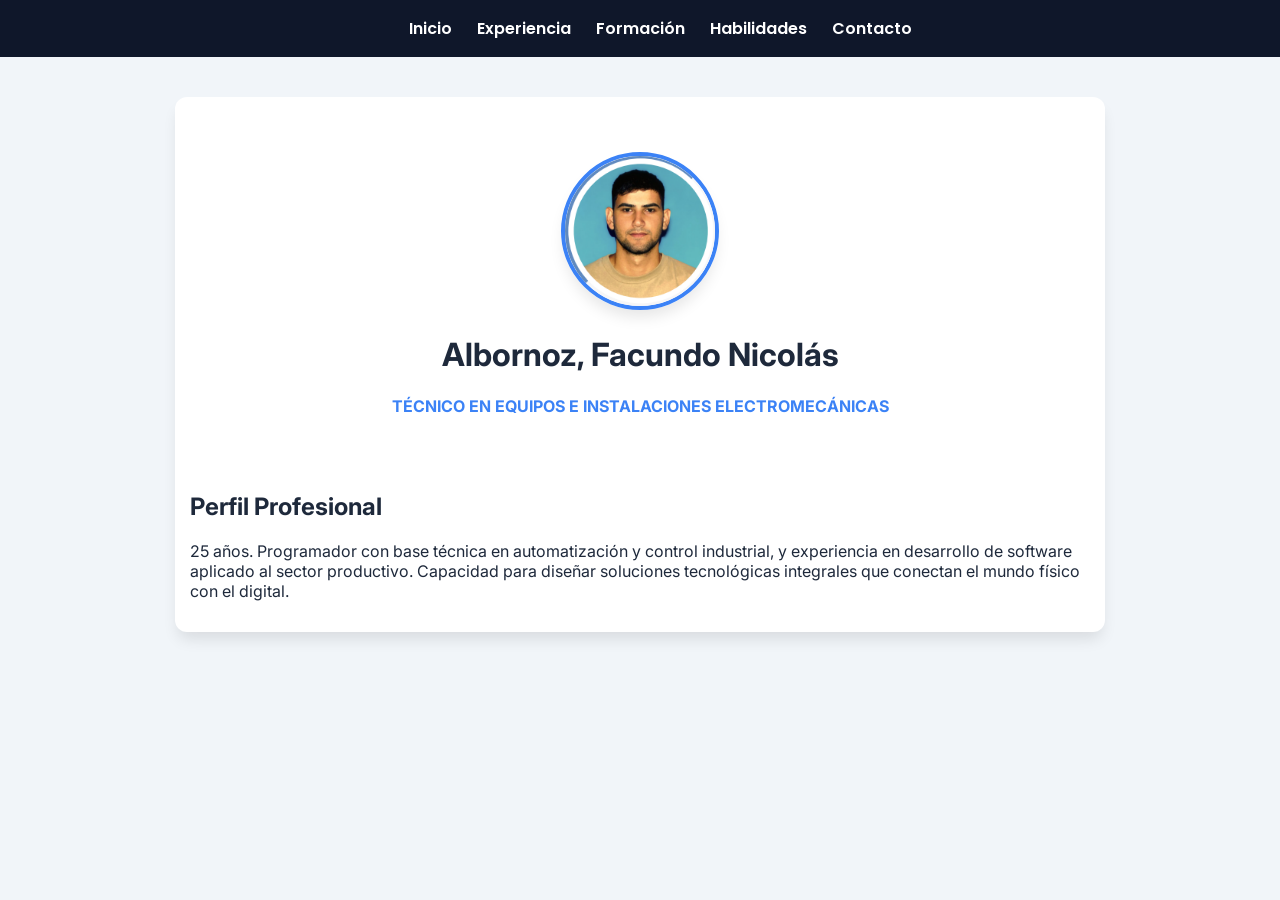
<file: Practicos/Reto_2/index.html>
<!DOCTYPE html>
<html lang="es">
<head>
    <meta charset="UTF-8">
    <meta name="viewport" content="width=device-width, initial-scale=1.0">
    <title>CV Facundo Albornoz - Inicio</title>
    <link href="https://fonts.googleapis.com/css2?family=Inter:wght@400;600&family=Poppins:wght@700&display=swap" rel="stylesheet">
    <link rel="stylesheet" href="static/css/colores.css">
    <link rel="stylesheet" href="static/css/estructura.css">
    <link rel="stylesheet" href="static/css/componentes.css">
    <link rel="stylesheet" href="static/css/navegacion.css">
</head>
<body>
    <nav class="navbar">
        <ul>
            <li><a href="index.html">Inicio</a></li>
            <li><a href="experiencia.html">Experiencia</a></li>
            <li><a href="formacion.html">Formación</a></li>
            <li><a href="habilidades.html">Habilidades</a></li>
            <li><a href="contacto.html">Contacto</a></li>
        </ul>
    </nav>

    <main class="contenedor">
        <header>
            <img src="static/imagenes/perfil.png" class="foto-perfil" alt="Foto Facundo Albornoz">
            <h1>Albornoz, Facundo Nicolás</h1>
            <p style="color: var(--color-secundario); font-weight: bold;">TÉCNICO EN EQUIPOS E INSTALACIONES ELECTROMECÁNICAS</p>
        </header>

        <section>
            <h2>Perfil Profesional</h2>
            <p>25 años. Programador con base técnica en automatización y control industrial, y experiencia en desarrollo de software aplicado al sector productivo. Capacidad para diseñar soluciones tecnológicas integrales que conectan el mundo físico con el digital.</p>
        </section>
    </main>
</body>
</html>
</file>
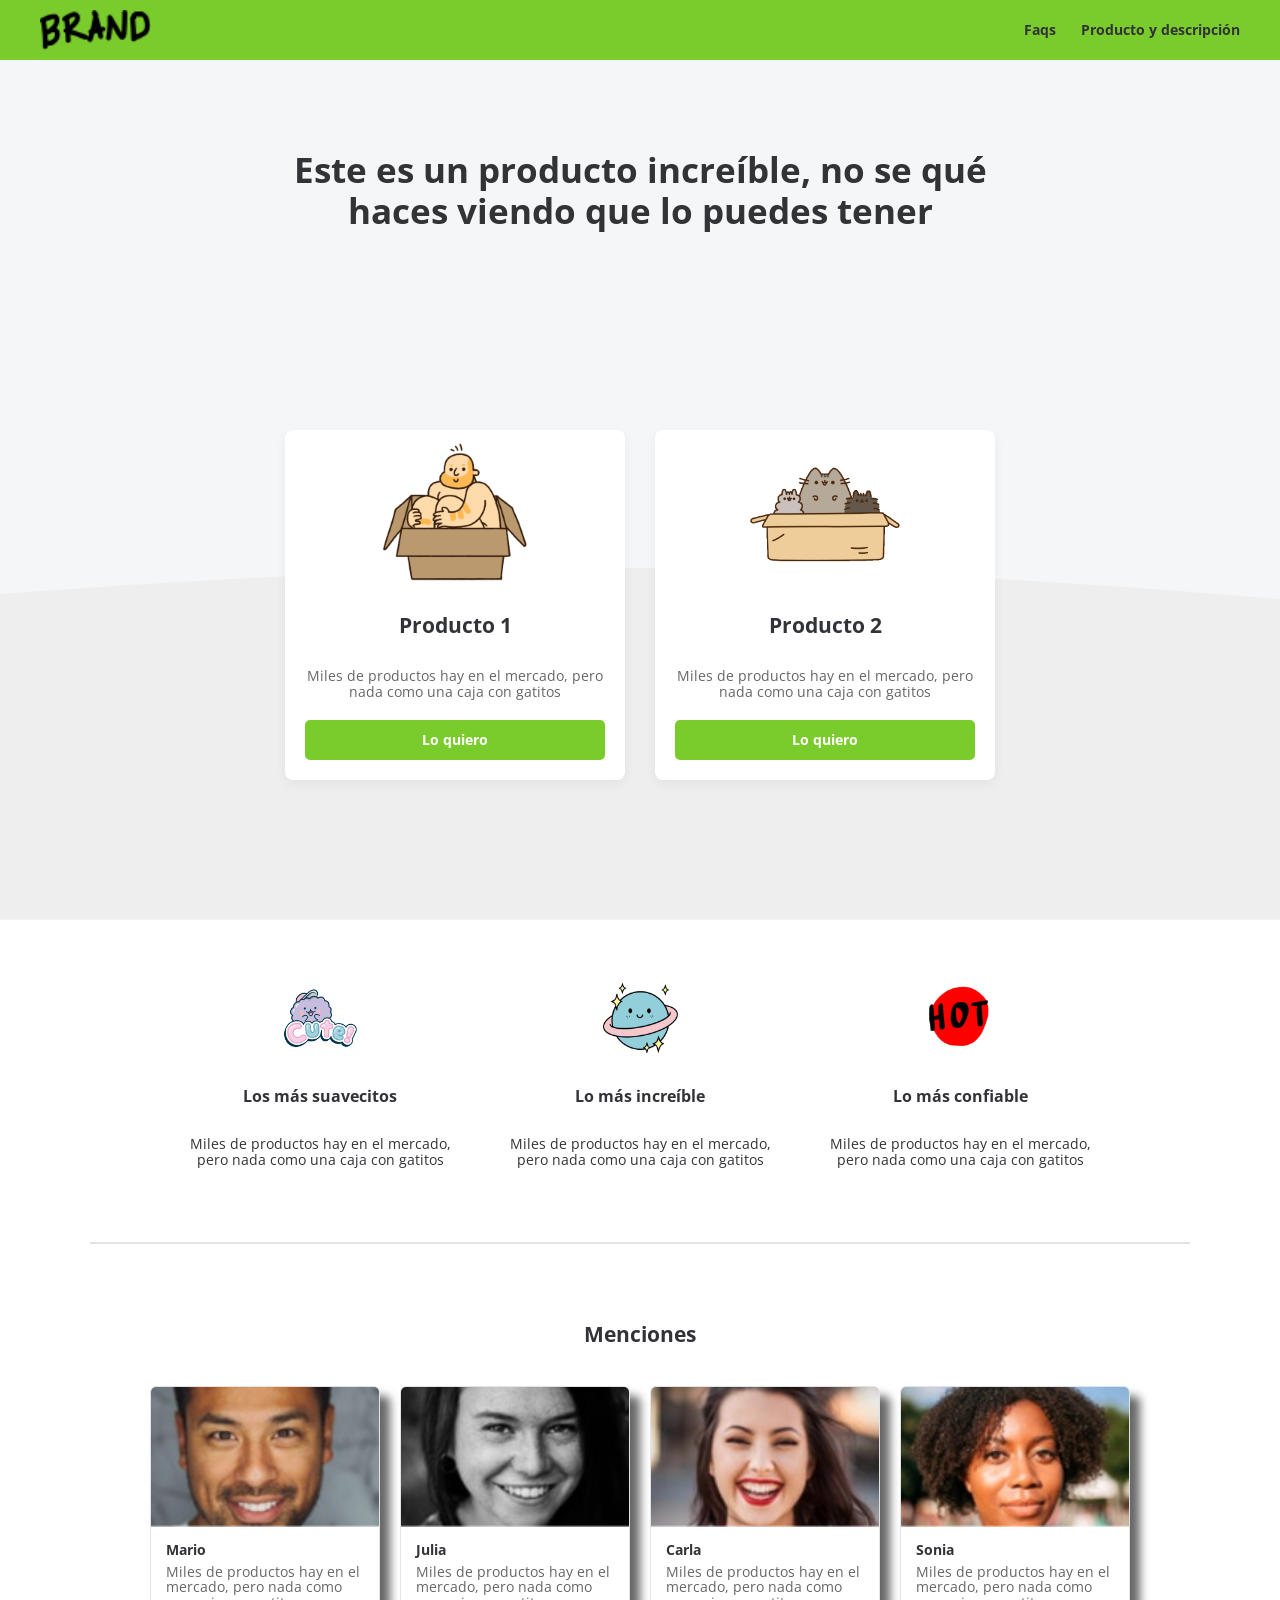
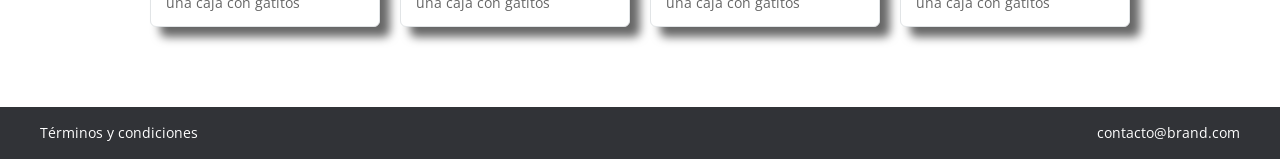
<file: Practicos/Reto_3/Reto3-Facundo Albornoz/index.html>
<!DOCTYPE html>
<html lang="es">
<head>
    <meta charset="UTF-8">
    <meta name="viewport" content="width=device-width, initial-scale=1.0">
    <meta http-equiv="X-UA-Compatible" content="ie=edge">
    <title>Brand - FlexiBuild Home</title>
    <link rel="stylesheet" href="css/normalize.css">
    <link rel="stylesheet" href="css/estilos.css">
</head>
<body>

    <header class="main-header">
        <div class="brand-logo">
            <img src="images/logo.png" alt="Logo de Brand">
        </div>
        <nav class="nav-options">
            <ul>
                <li><a href="#">Faqs</a></li>
                <li><a href="#">Producto y descripción</a></li>
            </ul>
        </nav>
    </header>

    <main>
        <section class="section-1">
            <div class="s1-title-container">
                <h1>Este es un producto increíble, no se qué haces viendo que lo puedes tener</h1>
            </div>
            
            <div class="products-grid">
                <article class="product-card">
                    <div class="card-image-container">
                        <img src="images/box1.png" alt="Producto 1">
                    </div>
                    <h2>Producto 1</h2>
                    <p>Miles de productos hay en el mercado, pero nada como una caja con gatitos</p>
                    <button type="button" class="btn-action">Lo quiero</button>
                </article>

                <article class="product-card">
                    <div class="card-image-container">
                        <img src="images/box2.png" alt="Producto 2">
                    </div>
                    <h2>Producto 2</h2>
                    <p>Miles de productos hay en el mercado, pero nada como una caja con gatitos</p>
                    <button type="button" class="btn-action">Lo quiero</button>
                </article>
            </div>
        </section>

        <section class="section-2">
            <div class="s2-container">
                <div class="s2-card">
                    <img src="images/b1.png" alt="Icono" class="s2-icon">
                    <h3>Los más suavecitos</h3>
                    <p>Miles de productos hay en el mercado, pero nada como una caja con gatitos</p>
                </div>
                <div class="s2-card">
                    <img src="images/b2.png" alt="Icono" class="s2-icon">
                    <h3>Lo más increíble</h3>
                    <p>Miles de productos hay en el mercado, pero nada como una caja con gatitos</p>
                </div>
                <div class="s2-card">
                    <img src="images/b3.png" alt="Icono" class="s2-icon">
                    <h3>Lo más confiable</h3>
                    <p>Miles de productos hay en el mercado, pero nada como una caja con gatitos</p>
                </div>
            </div>
        </section>

        <section class="section-3">
            <h2>Menciones</h2>
            <div class="s3-container">
                <blockquote class="s3-item">
                    <img src="images/p1.png" alt="Foto de Mario">
                    <div class="s3-body">
                        <cite>Mario</cite>
                        <p>Miles de productos hay en el mercado, pero nada como una caja con gatitos</p>
                    </div>
                </blockquote>

                <blockquote class="s3-item">
                    <img src="images/p2.png" alt="Foto de Julia">
                    <div class="s3-body">
                        <cite>Julia</cite>
                        <p>Miles de productos hay en el mercado, pero nada como una caja con gatitos</p>
                    </div>
                </blockquote>

                <blockquote class="s3-item">
                    <img src="images/p3.png" alt="Foto de Carla">
                    <div class="s3-body">
                        <cite>Carla</cite>
                        <p>Miles de productos hay en el mercado, pero nada como una caja con gatitos</p>
                    </div>
                </blockquote>

                <blockquote class="s3-item">
                    <img src="images/p4.png" alt="Foto de Sonia">
                    <div class="s3-body">
                        <cite>Sonia</cite>
                        <p>Miles de productos hay en el mercado, pero nada como una caja con gatitos</p>
                    </div>
                </blockquote>
            </div>
        </section>
    </main>

    <footer class="main-footer">
        <p>Términos y condiciones</p>
        <p>contacto@brand.com</p>
    </footer>

</body>
</html>
</file>
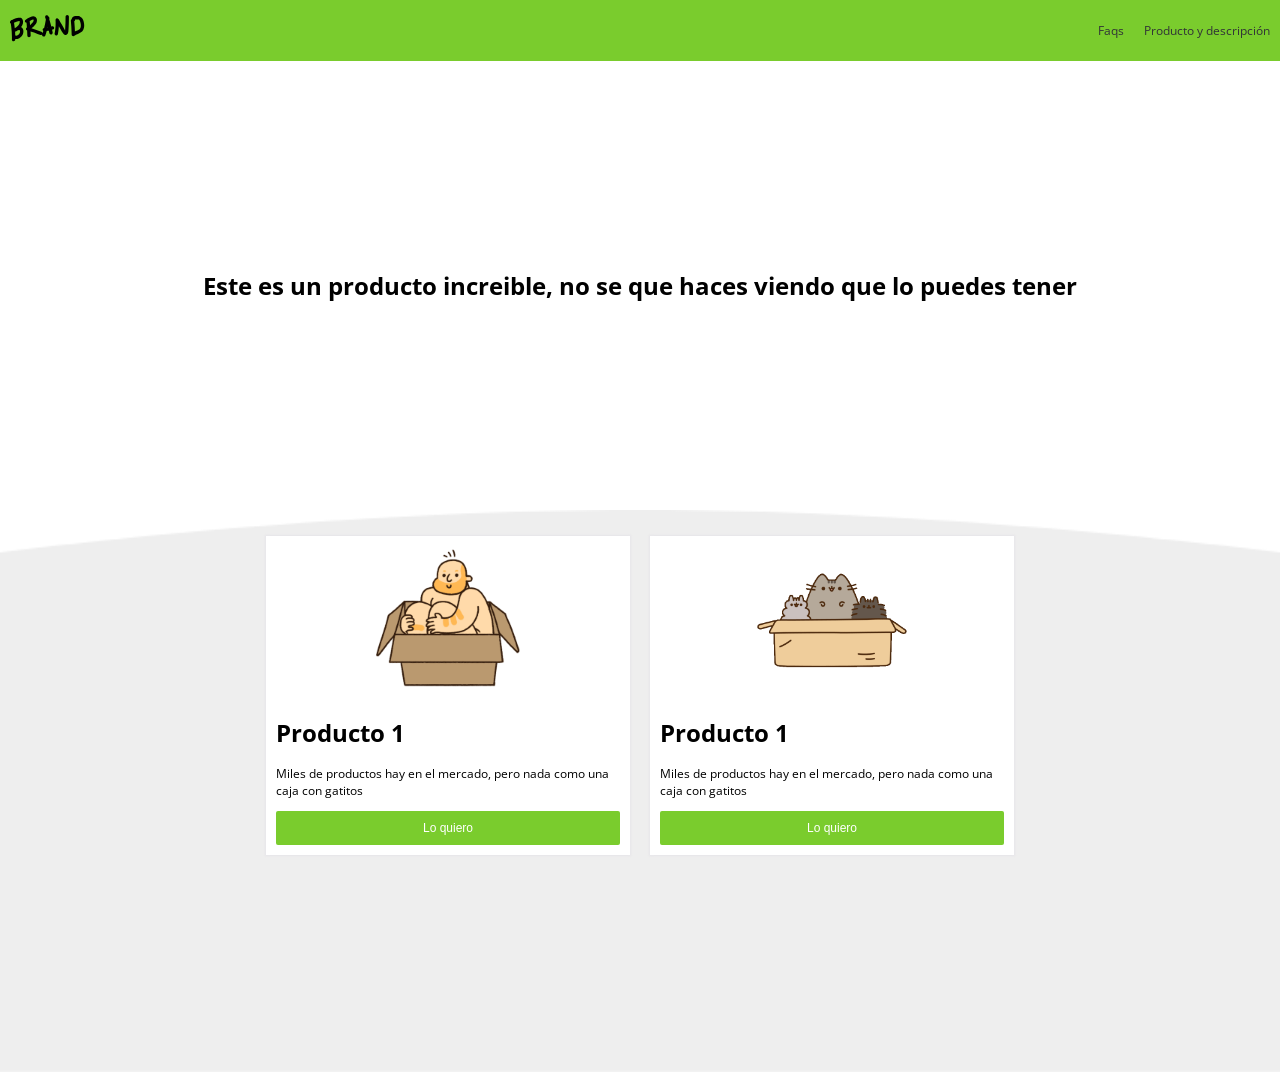
<file: Practicos/Reto_3/Reto3-original/index.html>
<!DOCTYPE html>
<html lang="es">
<head>
  <meta charset="UTF-8">
  <meta name="viewport" content="width=device-width, initial-scale=1.0">
  <meta http-equiv="X-UA-Compatible" content="ie=edge">
  <link rel="stylesheet" href="css/estilos.css">
  <title>Brand</title>
</head>
<body>

  <!-- Aquí empieza el navbar -->
  <nav>
    <div class="brand_image">
      <img src="images/logo.png" alt="">
    </div>
    <div class="nav_options">
      <ul>
        <li><a href="#">Faqs</a></li>
        <li><a href="#">Producto y descripción</a></li>
      </ul>
    </div>
  </nav>

  <!-- Aquí acaba el navbar -->

  <div class="main_section">
    <h1>
      Este es un producto increible, no se que haces viendo que lo puedes tener
    </h1>
  </div>
  <div class="products">
    <div class="product">
      <div class="content">
              <div class="img_content">
                <img src="images/box1.png" alt="">
              </div>
              <h1>Producto 1</h1>
              <p>Miles de productos hay en el mercado, pero nada como una caja con gatitos</p>
              <button href="#" class="main_button">Lo quiero</button>
      </div>
    </div>
    <div class="product">
      <div class="content">
              <div class="img_content">
                <img src="images/box2.png" alt="">
              </div>
              <h1>Producto 1</h1>
              <p>Miles de productos hay en el mercado, pero nada como una caja con gatitos</p>
              <button href="#" class="main_button">Lo quiero</button>
      </div>
    </div>
  </div>





<scrip src="scripts/scrip.js"></scrip>
</body>
</html>
</file>
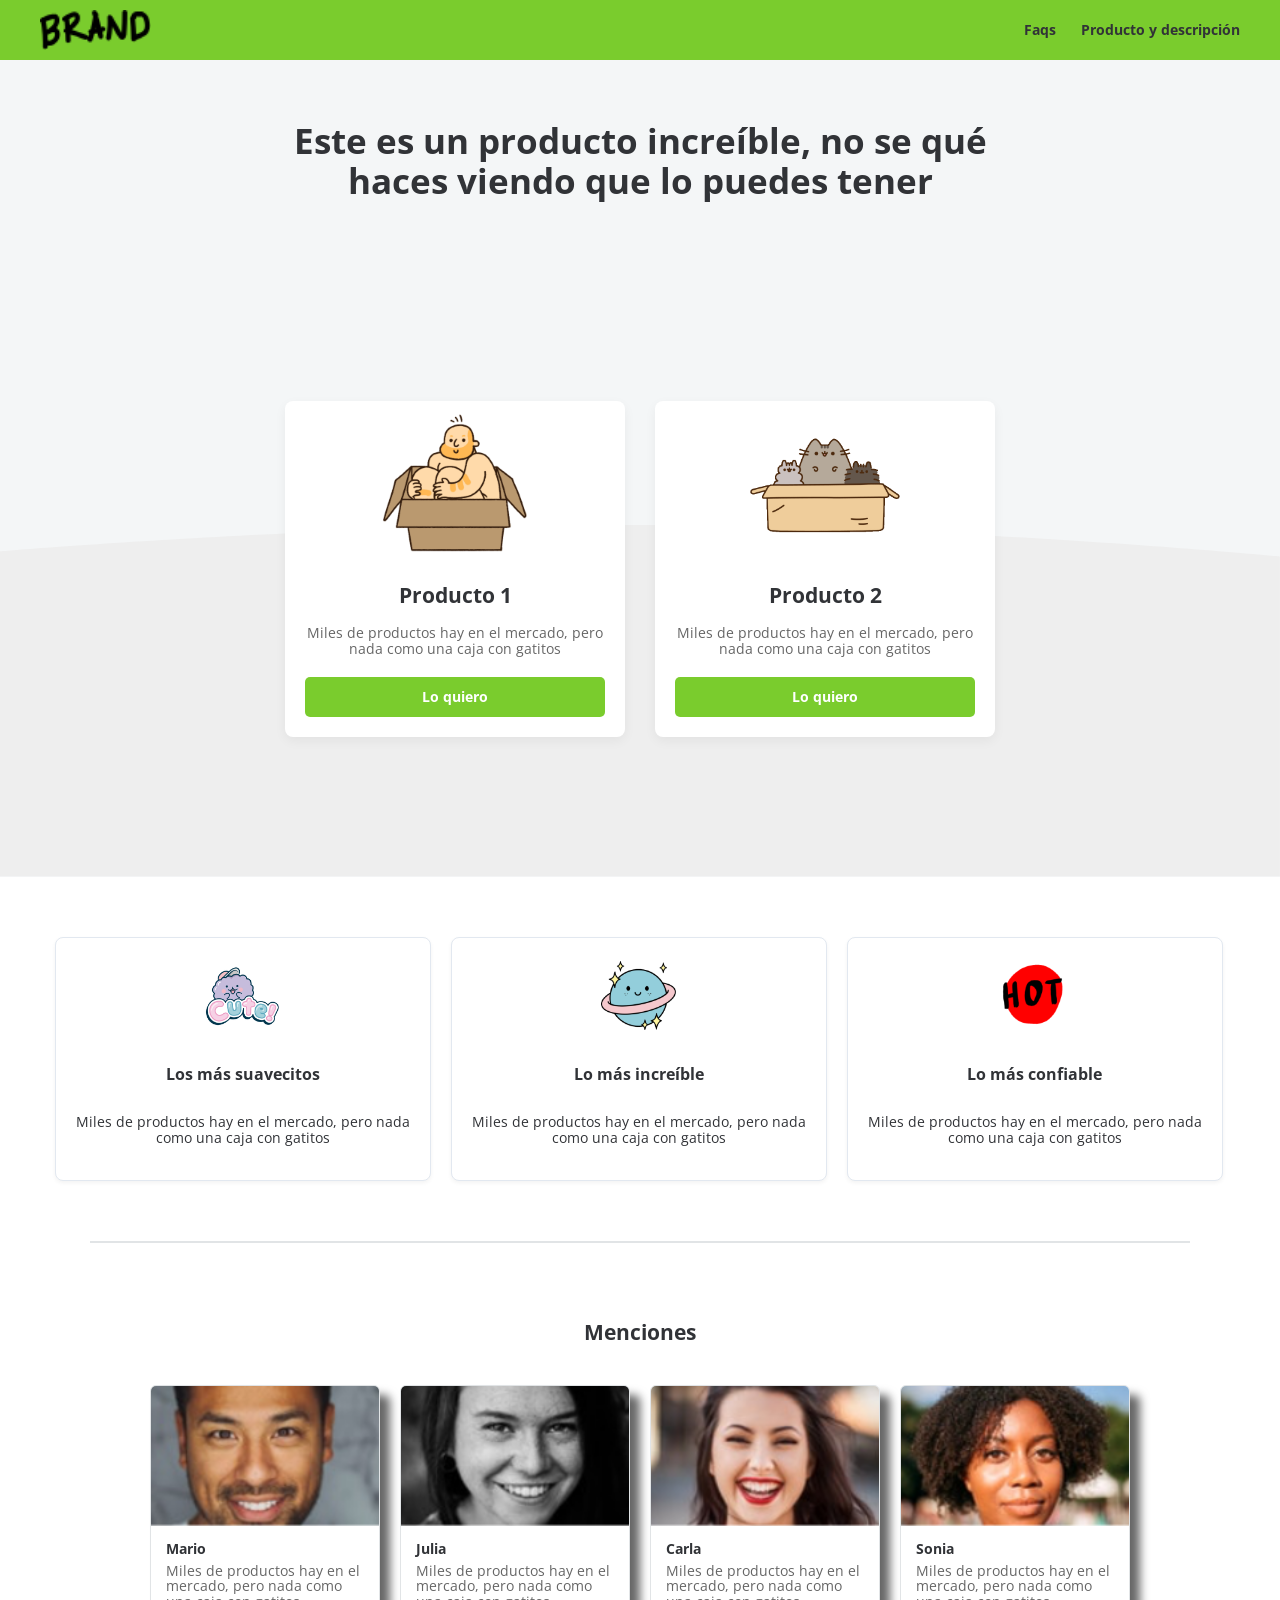
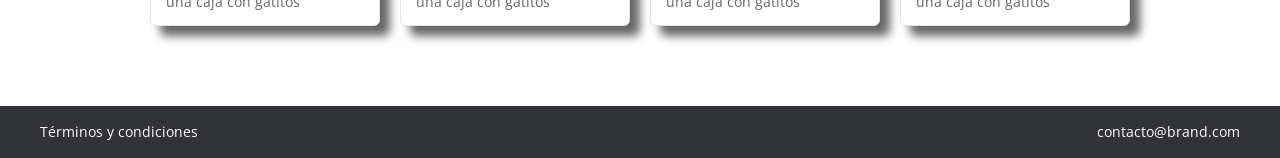
<file: Retos/Reto_4/Reto4-Facundo Albornoz/index.html>
<!DOCTYPE html>
<html lang="es">
<head>
    <meta charset="UTF-8">
    <meta name="viewport" content="width=device-width, initial-scale=1.0">
    <meta http-equiv="X-UA-Compatible" content="ie=edge">
    <title>Brand - FlexiBuild Home</title>
    <link rel="stylesheet" href="css/normalize.css">
    <link rel="stylesheet" href="css/estilos.css">
</head>
<body>

    <header class="main-header">
        <div class="brand-logo">
            <img src="images/logo.png" alt="Logo de Brand">
        </div>
        <nav class="nav-options">
            <ul>
                <li><a href="#">Faqs</a></li>
                <li><a href="#">Producto y descripción</a></li>
            </ul>
        </nav>
    </header>

    <main>
        <section class="section-1">
            <div class="s1-title-container">
                <h1>Este es un producto increíble, no se qué haces viendo que lo puedes tener</h1>
            </div>
            
            <div class="products-grid">
                <article class="product-card">
                    <div class="card-image-container">
                        <img src="images/box1.png" alt="Producto 1">
                    </div>
                    <h2>Producto 1</h2>
                    <p>Miles de productos hay en el mercado, pero nada como una caja con gatitos</p>
                    <button type="button" class="btn-action">Lo quiero</button>
                </article>

                <article class="product-card">
                    <div class="card-image-container">
                        <img src="images/box2.png" alt="Producto 2">
                    </div>
                    <h2>Producto 2</h2>
                    <p>Miles de productos hay en el mercado, pero nada como una caja con gatitos</p>
                    <button type="button" class="btn-action">Lo quiero</button>
                </article>
            </div>
        </section>

        <section class="section-2 container">
            <div class="row">
                <!-- Tarjeta 1 -->
                <div class="col-12 col-md-4 card">
                    <img src="images/b1.png" alt="Icono" class="s2-icon">
                    <h3>Los más suavecitos</h3>
                    <p>Miles de productos hay en el mercado, pero nada como una caja con gatitos</p>
                </div>
                <!-- Tarjeta 2 -->
                <div class="col-12 col-md-4 card">
                    <img src="images/b2.png" alt="Icono" class="s2-icon">
                    <h3>Lo más increíble</h3>
                    <p>Miles de productos hay en el mercado, pero nada como una caja con gatitos</p>
                </div>
                <!-- Tarjeta 3 -->
                <div class="col-12 col-md-4 card">
                    <img src="images/b3.png" alt="Icono" class="s2-icon">
                    <h3>Lo más confiable</h3>
                    <p>Miles de productos hay en el mercado, pero nada como una caja con gatitos</p>
                </div>
            </div>
        </section>

        <section class="section-3">
            <h2>Menciones</h2>
            <div class="s3-container">
                <blockquote class="s3-item">
                    <img src="images/p1.png" alt="Foto de Mario">
                    <div class="s3-body">
                        <cite>Mario</cite>
                        <p>Miles de productos hay en el mercado, pero nada como una caja con gatitos</p>
                    </div>
                </blockquote>

                <blockquote class="s3-item">
                    <img src="images/p2.png" alt="Foto de Julia">
                    <div class="s3-body">
                        <cite>Julia</cite>
                        <p>Miles de productos hay en el mercado, pero nada como una caja con gatitos</p>
                    </div>
                </blockquote>

                <blockquote class="s3-item">
                    <img src="images/p3.png" alt="Foto de Carla">
                    <div class="s3-body">
                        <cite>Carla</cite>
                        <p>Miles de productos hay en el mercado, pero nada como una caja con gatitos</p>
                    </div>
                </blockquote>

                <blockquote class="s3-item">
                    <img src="images/p4.png" alt="Foto de Sonia">
                    <div class="s3-body">
                        <cite>Sonia</cite>
                        <p>Miles de productos hay en el mercado, pero nada como una caja con gatitos</p>
                    </div>
                </blockquote>
            </div>
        </section>
    </main>

    <footer class="main-footer">
        <p>Términos y condiciones</p>
        <p>contacto@brand.com</p>
    </footer>

</body>
</html>
</file>
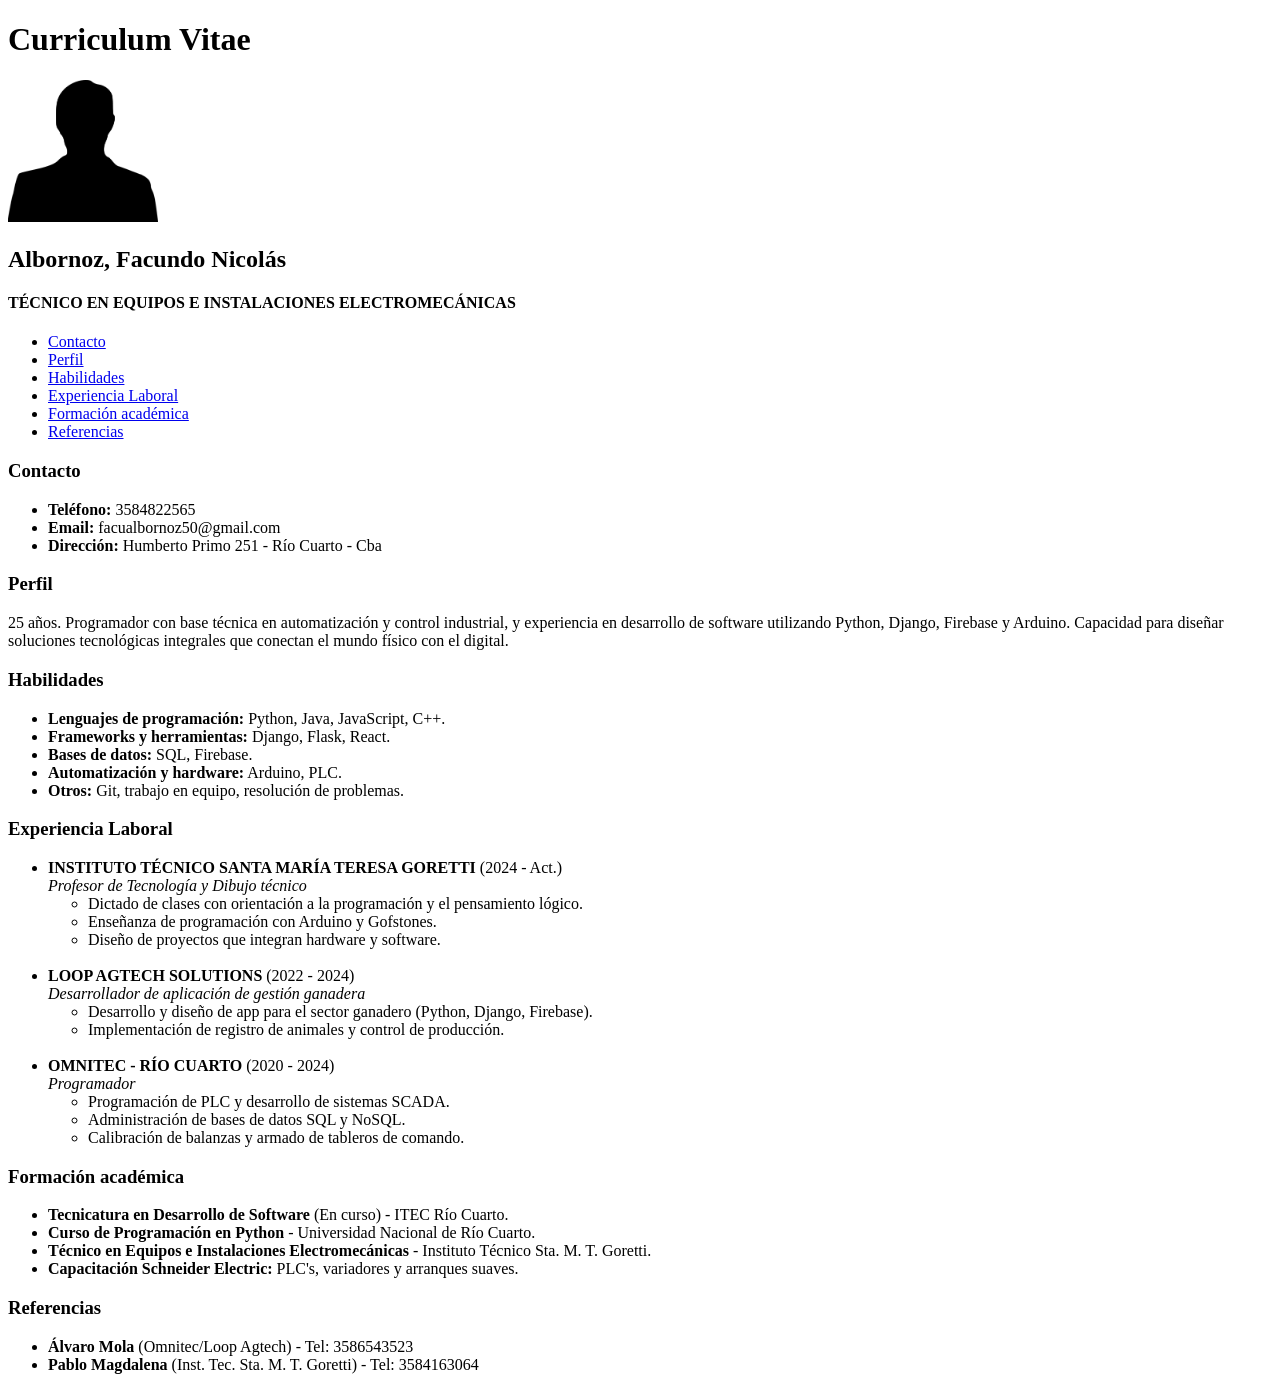
<file: Practicos/Reto_1/Curriculum.html>
<!DOCTYPE html>
<html lang="es">
<head>
    <link rel="stylesheet">
    <meta charset="UTF-8">
    <meta name="viewport" content="width=device-width, initial-scale=1.0">
    <title>CV - Facundo Albornoz</title>
</head>
<body>

<header>
    <h1>Curriculum Vitae</h1>
    <img src="silueta-hombre.png" alt="Foto de Facundo Albornoz" width="150">
    <h2>Albornoz, Facundo Nicolás</h2>
    <h4>TÉCNICO EN EQUIPOS E INSTALACIONES ELECTROMECÁNICAS</h4>
    <nav>
        <ul>
            <li><a href="#contacto">Contacto</a></li>
            <li><a href="#perfil">Perfil</a></li>
            <li><a href="#habilidades">Habilidades</a></li>
            <li><a href="#experiencia">Experiencia Laboral</a></li>
            <li><a href="#formacion">Formación académica</a></li>
            <li><a href="#referencias">Referencias</a></li>
        </ul>
    </nav>
</header>

<main>
    <section id="contacto">
        <h3>Contacto</h3>
        <ul>
            <li><strong>Teléfono:</strong> 3584822565</li>
            <li><strong>Email:</strong> facualbornoz50@gmail.com</li>
            <li><strong>Dirección:</strong> Humberto Primo 251 - Río Cuarto - Cba</li>
        </ul>
    </section>

    <section id="perfil">
        <h3>Perfil</h3>
        <p>25 años. Programador con base técnica en automatización y control industrial, y experiencia en desarrollo de software utilizando Python, Django, Firebase y Arduino. Capacidad para diseñar soluciones tecnológicas integrales que conectan el mundo físico con el digital.</p>
    </section>

    <section id="habilidades">
        <h3>Habilidades</h3>
        <ul>
            <li><strong>Lenguajes de programación:</strong> Python, Java, JavaScript, C++.</li>
            <li><strong>Frameworks y herramientas:</strong> Django, Flask, React.</li>
            <li><strong>Bases de datos:</strong> SQL, Firebase.</li>
            <li><strong>Automatización y hardware:</strong> Arduino, PLC.</li>
            <li><strong>Otros:</strong> Git, trabajo en equipo, resolución de problemas.</li>
        </ul>
    </section>

    <section id="experiencia">
        <h3>Experiencia Laboral</h3>
        <ul>
            <li>
                <strong>INSTITUTO TÉCNICO SANTA MARÍA TERESA GORETTI</strong> (2024 - Act.)<br>
                <em>Profesor de Tecnología y Dibujo técnico</em>
                <ul>
                    <li>Dictado de clases con orientación a la programación y el pensamiento lógico.</li>
                    <li>Enseñanza de programación con Arduino y Gofstones.</li>
                    <li>Diseño de proyectos que integran hardware y software.</li>
                </ul>
            </li>
            <br>
            <li>
                <strong>LOOP AGTECH SOLUTIONS</strong> (2022 - 2024)<br>
                <em>Desarrollador de aplicación de gestión ganadera</em>
                <ul>
                    <li>Desarrollo y diseño de app para el sector ganadero (Python, Django, Firebase).</li>
                    <li>Implementación de registro de animales y control de producción.</li>
                </ul>
            </li>
            <br>
            <li>
                <strong>OMNITEC - RÍO CUARTO</strong> (2020 - 2024)<br>
                <em>Programador</em>
                <ul>
                    <li>Programación de PLC y desarrollo de sistemas SCADA.</li>
                    <li>Administración de bases de datos SQL y NoSQL.</li>
                    <li>Calibración de balanzas y armado de tableros de comando.</li>
                </ul>
            </li>
        </ul>
    </section>

    <section id="formacion">
        <h3>Formación académica</h3>
        <ul>
            <li><strong>Tecnicatura en Desarrollo de Software</strong> (En curso) - ITEC Río Cuarto.</li>
            <li><strong>Curso de Programación en Python</strong> - Universidad Nacional de Río Cuarto.</li>
            <li><strong>Técnico en Equipos e Instalaciones Electromecánicas</strong> - Instituto Técnico Sta. M. T. Goretti.</li>
            <li><strong>Capacitación Schneider Electric:</strong> PLC's, variadores y arranques suaves.</li>
        </ul>
    </section>

    <section id="referencias">
        <h3>Referencias</h3>
        <ul>
            <li><strong>Álvaro Mola</strong> (Omnitec/Loop Agtech) - Tel: 3586543523</li>
            <li><strong>Pablo Magdalena</strong> (Inst. Tec. Sta. M. T. Goretti) - Tel: 3584163064</li>
        </ul>
    </section>
</main>

</body>
</html>
</file>
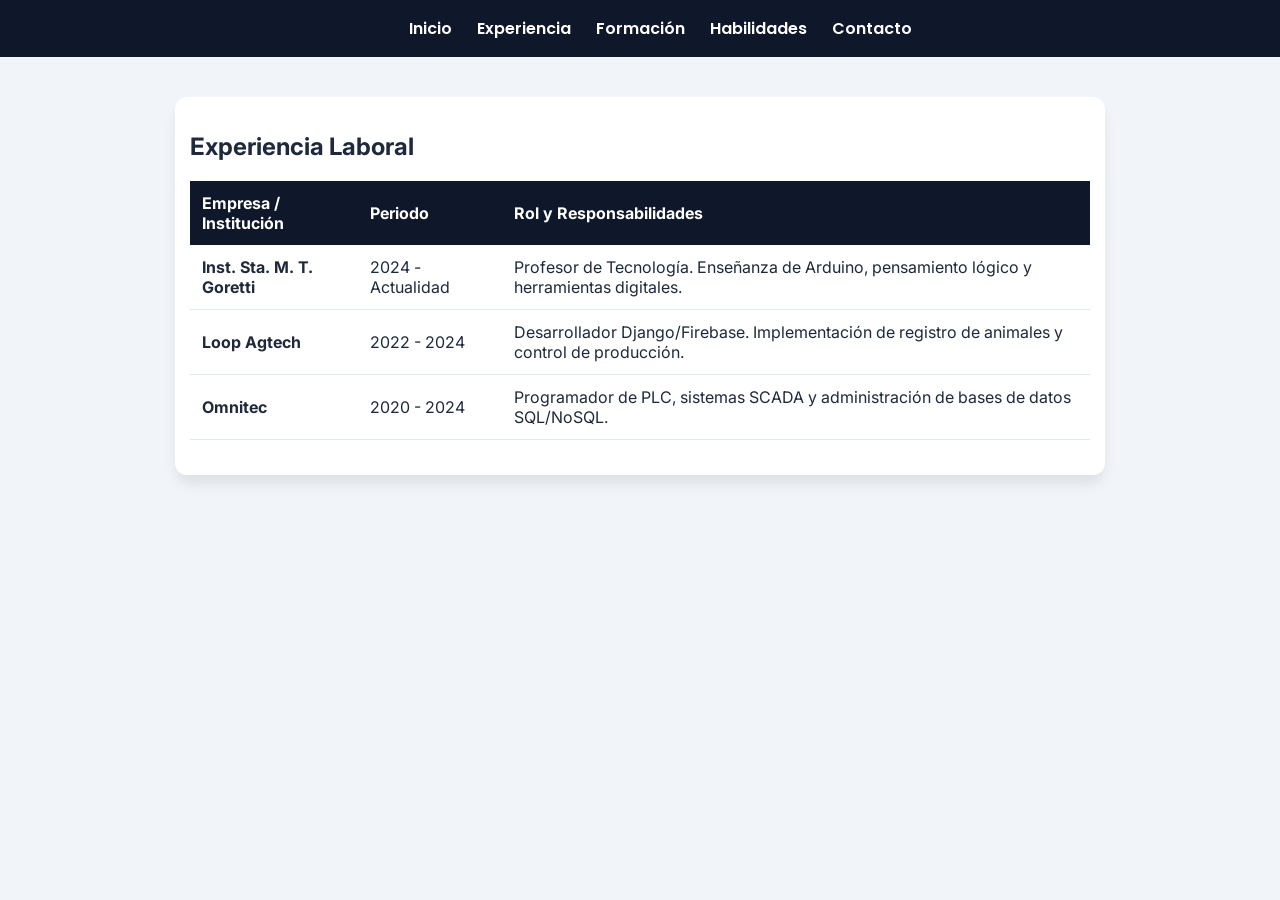
<file: Practicos/Reto_2/experiencia.html>
<!DOCTYPE html>
<html lang="es">
<head>
    <meta charset="UTF-8">
    <title>Experiencia - Facundo Albornoz</title>
    <link href="https://fonts.googleapis.com/css2?family=Inter:wght@400;600&family=Poppins:wght@700&display=swap" rel="stylesheet">
    <link rel="stylesheet" href="static/css/colores.css">
    <link rel="stylesheet" href="static/css/estructura.css">
    <link rel="stylesheet" href="static/css/componentes.css">
    <link rel="stylesheet" href="static/css/navegacion.css">
</head>
<body>
    <nav class="navbar">
        <ul>
            <li><a href="index.html">Inicio</a></li>
            <li><a href="experiencia.html">Experiencia</a></li>
            <li><a href="formacion.html">Formación</a></li>
            <li><a href="habilidades.html">Habilidades</a></li>
            <li><a href="contacto.html">Contacto</a></li>
        </ul>
    </nav>

    <main class="contenedor">
        <h2>Experiencia Laboral</h2>
        <table>
            <thead>
                <tr>
                    <th>Empresa / Institución</th>
                    <th>Periodo</th>
                    <th>Rol y Responsabilidades</th>
                </tr>
            </thead>
            <tbody>
                <tr>
                    <td><strong>Inst. Sta. M. T. Goretti</strong></td>
                    <td>2024 - Actualidad</td>
                    <td>Profesor de Tecnología. Enseñanza de Arduino, pensamiento lógico y herramientas digitales.</td>
                </tr>
                <tr>
                    <td><strong>Loop Agtech</strong></td>
                    <td>2022 - 2024</td>
                    <td>Desarrollador Django/Firebase. Implementación de registro de animales y control de producción.</td>
                </tr>
                <tr>
                    <td><strong>Omnitec</strong></td>
                    <td>2020 - 2024</td>
                    <td>Programador de PLC, sistemas SCADA y administración de bases de datos SQL/NoSQL.</td>
                </tr>
            </tbody>
        </table>
    </main>
</body>
</html>
</file>
<file: Practicos/Reto_2/static/css/colores.css>
:root {
    /* Colores */
    --color-primario: #0f172a;    
    --color-secundario: #3b82f6;  
    --color-activo: #10b981;      
    --color-desactivo: #64748b;   

    /* Variables de Espaciado y Estilo */
    --padding-estandar: 15px;
    --margin-general: 20px;
    --radio-caja: 12px;
    --sombra-suave: 0 10px 15px -3px rgba(0, 0, 0, 0.1);
    
    /* Textos */
    --fuente-titulos: 'Poppins', sans-serif;
    --fuente-cuerpo: 'Inter', sans-serif;
}
</file>
<file: Practicos/Reto_2/static/css/estructura.css>
@import url('colores.css');

body {
    margin: 0;
    font-family: var(--fuente-cuerpo);
    background-color: #f1f5f9;
    color: #1e293b;
}

.contenedor {
    max-width: 900px;
    margin: 40px auto;
    padding: var(--padding-estandar);
    background: white;
    border-radius: var(--radio-caja);
    box-shadow: var(--sombra-suave);
}

header {
    text-align: center;
    padding: 40px 0;
}

.foto-perfil {
    width: 150px;
    height: 150px;
    border-radius: 50%; /* CSS3 */
    border: 4px solid var(--color-secundario);
    box-shadow: var(--sombra-suave);
    object-fit: cover;
}
</file>
<file: Practicos/Reto_2/static/css/componentes.css>
@import url('colores.css');

/* Estilos de Tablas */
table {
    width: 100%;
    border-collapse: collapse;
    margin: var(--margin-general) 0;
}

th {
    background-color: var(--color-primario);
    color: white;
    padding: 12px;
    text-align: left;
}

td {
    padding: 12px;
    border-bottom: 1px solid #e2e8f0;
}

/* Estilos de Listas */
ul.lista-estilizada {
    list-style: none;
    padding: 0;
}

ul.lista-estilizada li {
    background: #f8fafc;
    margin-bottom: 10px;
    padding: 10px 15px;
    border-left: 5px solid var(--color-secundario);
    border-radius: 4px;
}
</file>
<file: Practicos/Reto_2/static/css/navegacion.css>
@import url('colores.css');

.navbar {
    background-color: var(--color-primario);
    padding: 1rem;
    position: sticky;
    top: 0;
}

.navbar ul {
    display: flex;
    justify-content: center;
    gap: 25px;
    list-style: none;
    margin: 0;
}

.navbar a {
    color: white;
    text-decoration: none;
    font-weight: 600;
    font-family: var(--fuente-titulos);
}

.navbar a:hover {
    color: var(--color-activo);
}
</file>
<file: Practicos/Reto_3/Reto3-Facundo Albornoz/css/estilos.css>
@import url('https://fonts.googleapis.com/css?family=Open+Sans:400,700&display=swap');

:root {
  --color-primario: #7ACC2D;     /* Verde de la barra superior */
  --color-secundario: #313337;   /* Color oscuro de footer y títulos */
  --color-fondo: #f4f6f7;        /* Fondo gris claro */
  --color-blanco: #ffffff;
  --color-gris: #e1e4e6;

  --fuente-principal: 'Open Sans', sans-serif;
  --space: 20px;
}

* {
  box-sizing: border-box;
}

body {
  margin: 0;
  padding: 0;
  font-family: var(--fuente-principal);
  font-size: 14px;
  color: var(--color-secundario);
}

img {
  max-width: 100%;
  height: auto;
  display: block;
}

/* HEADER Y NAVBAR */
.main-header {
  background-color: var(--color-primario);
  display: flex;
  justify-content: space-between;
  align-items: center;
  padding: 10px 40px;
}

.brand-logo img {
  height: 40px;
}

.nav-options ul {
  display: flex;
  list-style: none;
  margin: 0;
  padding: 0;
}

.nav-options li {
  padding-left: 25px;
}

.nav-options a {
  color: var(--color-secundario);
  text-decoration: none;
  font-weight: bold;
}

/* SECCIÓN 1 */
.section-1 {
  background-color: var(--color-fondo);
  background-image: url("../images/curve.png");
  background-size: 100% auto;
  background-position: center bottom;
  background-repeat: no-repeat;
  padding: 60px 20px 140px 20px;
  display: flex;
  flex-direction: column;
  align-items: center;
}

.s1-title-container h1 {
  text-align: center;
  font-size: 2.2rem;
  max-width: 750px;
  margin-top: 50;
  margin-bottom: 200px;
}

/* S1 - Productos */
.products-grid {
  display: flex;
  flex-wrap: wrap;
  justify-content: center;
  gap: 30px;
  width: 100%;
  max-width: 1000px;
}

.product-card {
  background-color: var(--color-blanco);
  border-radius: 8px;
  padding: var(--space);
  width: 340px;
  display: flex;
  flex-direction: column;
  align-items: center;
  text-align: center;
  box-shadow: 0px 4px 12px rgba(0, 0, 0, 0.05);
}

.card-image-container {
  height: 130px;
  display: flex;
  align-items: center;
  justify-content: center;
  margin-bottom: 15px;
}

.product-card p {
  color: #666;
  margin-bottom: 20px;
  flex-grow: 1;
}

.btn-action {
  background-color: var(--color-primario);
  color: var(--color-blanco);
  border: none;
  padding: 12px 0;
  width: 100%;
  border-radius: 5px;
  font-weight: bold;
  cursor: pointer;
}

/* SECCIÓN 2 */
.section-2 {
  padding: 60px 20px;
  max-width: 1100px;
  margin: 0 auto;
}

.section-2 h2 {
  text-align: center;
  margin-bottom: 40px;
}

.s2-container {
  display: flex;
  flex-wrap: wrap;
  justify-content: center;
  gap: 40px;
}

.s2-card {
  width: 280px;
  display: flex;
  flex-direction: column;
  align-items: center;
  text-align: center;
}

.s2-icon {
  width: 75px;
  height: 75px;
  object-fit: contain;
  margin-bottom: 15px;
}

/* SECCIÓN 3 */
.section-3 {
  padding: 60px 20px 80px 20px;
  max-width: 1100px;
  margin: 0 auto;
  border-top: 2px solid var(--color-gris);
}

.section-3 h2 {
  text-align: center;
  margin-bottom: 40px;
}

.s3-container {
  display: flex;
  flex-wrap: wrap;
  justify-content: center;
  gap: 20px;
}

.s3-item {
  background-color: var(--color-blanco);
  border: 1px solid var(--color-gris);
  border-radius: 6px;
  width: 230px;
  margin: 0;
  overflow: hidden;
  box-shadow: 10px 10px 10px rgba(0, 0, 0, 0.6);
}

.s3-item img {
  width: 100%;
  height: 140px;
  object-fit: cover;
}

.s3-body {
  padding: 15px;
}

.s3-body cite {
  display: block;
  font-style: normal;
  font-weight: bold;
  margin-bottom: 6px;
}

.s3-body p {
  margin: 0;
  color: #666;
  font-size: 0.85rem;
}

/* FOOTER */
.main-footer {
  background-color: var(--color-secundario);
  color: var(--color-blanco);
  display: flex;
  justify-content: space-between;
  padding: 18px 40px;
}

.main-footer p {
  margin: 0;
}
</file>
<file: Practicos/Reto_3/Reto3-original/css/estilos.css>
/*
#  ·················
#  ··_______________
#  ·/·___/·___/·___/
#  /·/__(__··|__··)·
#  \___/____/____/··
#  ·················
*/
@import url('https://fonts.googleapis.com/css?family=Open+Sans:400,700');
/* -------------Variables */
:root{
--green-color:#7ACC2D;
--white-color:white;
--black-color:#313337;
/* Tipografía */
--normal:12px;
/* Espaciado */
--space:10px;
/* Box shadow */
--box:0px 0 2px 1px #e6e5e9;
}

/* -------------Variables */
html,body{
  padding:0px;
  margin:0px;
  font-size: var(--normal);
  font-family: 'Open Sans', sans-serif;
}


nav{
  display: flex;
  background-color: var(--green-color);
  padding: var(--space);
  color: var(--white-color);
  justify-content: space-between;
  align-items: center;
}

nav ul{
  display: flex;
}

nav li{
  padding-left: 20px;
  list-style: none;

}

nav li a{
  color: var(--black-color);
  text-decoration: none;
}

nav li a:hover{
  color: var(--white-color);
}

/* ------------------------ Main section */

.main_section{
  padding: 15%;
  text-align: center;
}

.products{
  background-image: url("../images/curve.png");
  max-height: 50px;
  background-size: cover;
  background-position: center top;
  padding:20%;
  display: flex;
}

.product{
  padding: var(--space);
  margin-top: -240px;
}
.product .content{
  background-color: var(--white-color);
  padding: var(--space);
  box-shadow: var(--box);
}
.img_content{
  text-align: center;
}

.main_button{
  background-color: var(--green-color);
  width: 100%;
  padding: var(--space);
  font-size: var(--normal);
  color: var(--white-color);
  border:0;
  cursor: pointer;
  border-radius: 2px;
}

.main_button:hover{
  background-color: #5e9e22;
}
</file>
<file: Retos/Reto_4/Reto4-Facundo Albornoz/css/estilos.css>
@import url('https://fonts.googleapis.com/css?family=Open+Sans:400,700&display=swap');

* {
  box-sizing: border-box;
  margin: 0;
  padding: 0;
}

:root {
  --color-primario: #7ACC2D;     /* Verde de la barra superior */
  --color-secundario: #313337;   /* Color oscuro de footer y títulos */
  --color-fondo: #f4f6f7;        /* Fondo gris claro */
  --color-blanco: #ffffff;
  --color-gris: #e1e4e6;

  --fuente-principal: 'Open Sans', sans-serif;
  --space: 20px;
}

body {
  margin: 0;
  padding: 0;
  font-family: var(--fuente-principal);
  font-size: 14px;
  color: var(--color-secundario);
}

img {
  max-width: 100%;
  height: auto;
  display: block;
}

/* HEADER Y NAVBAR */
.main-header {
  background-color: var(--color-primario);
  display: flex;
  justify-content: space-between;
  align-items: center;
  padding: 10px 40px;
}

.brand-logo img {
  height: 40px;
}

.nav-options ul {
  display: flex;
  list-style: none;
  margin: 0;
  padding: 0;
}

.nav-options li {
  padding-left: 25px;
}

.nav-options a {
  color: var(--color-secundario);
  text-decoration: none;
  font-weight: bold;
}

/* SECCIÓN 1 */
.section-1 {
  background-color: var(--color-fondo);
  background-image: url("../images/curve.png");
  background-size: 100% auto;
  background-position: center bottom;
  background-repeat: no-repeat;
  padding: 60px 20px 140px 20px;
  display: flex;
  flex-direction: column;
  align-items: center;
}

.s1-title-container h1 {
  text-align: center;
  font-size: 2.2rem;
  max-width: 750px;
  margin-top: 50;
  margin-bottom: 200px;
}

/* S1 - Productos */
.products-grid {
  display: flex;
  flex-wrap: wrap;
  justify-content: center;
  gap: 30px;
  width: 100%;
  max-width: 1000px;
}

.product-card {
  background-color: var(--color-blanco);
  border-radius: 8px;
  padding: var(--space);
  width: 340px;
  display: flex;
  flex-direction: column;
  align-items: center;
  text-align: center;
  box-shadow: 0px 4px 12px rgba(0, 0, 0, 0.05);
  transition: transform 0.3s ease, box-shadow 0.3s ease;
}

.product-card:hover {
  transform: translateY(-5px);
  box-shadow: 0 10px 15px rgba(0, 0, 0, 0.1);
}

.card-image-container {
  height: 130px;
  display: flex;
  align-items: center;
  justify-content: center;
  margin-bottom: 15px;
}

.product-card h2 {
  margin: 0.83em 0;
}

.product-card p {
  color: #666;
  margin-bottom: 20px;
  flex-grow: 1;
}

.btn-action {
  background-color: var(--color-primario);
  color: var(--color-blanco);
  border: none;
  padding: 12px 0;
  width: 100%;
  border-radius: 5px;
  font-weight: bold;
  cursor: pointer;
  transition: background-color 0.3s ease, transform 0.2s ease;
}

.btn-action:hover {
  background-color: #6eb828;
  transform: translateY(1px);
}

/* SECCIÓN 2 y SISTEMA DE GRILLAS (Mobile-First) */
.container {
  width: 100%;
  max-width: 1200px;
  margin: 0 auto;
  padding: 0 15px;
}

.section-2 {
  padding-top: 60px;
  padding-bottom: 60px;
}

.section-2 h2 {
  text-align: center;
  margin-bottom: 40px;
}

.row {
  display: flex;
  flex-wrap: wrap;
  gap: 20px; /* Separación limpia entre tarjetas */
}

/* Vista Base: Celulares (Ocupan todo el ancho) */
.col-12 {
  width: 100%;
}

/* Vista Desktop: Pantallas grandes (Se dividen en 3 columnas perfectas) */
@media (min-width: 768px) {
  .col-md-4 {
    width: calc(33.333% - 14px); /* Restamos el espacio proporcional del gap */
  }
}

.card {
  background-color: #ffffff;
  border: 1px solid #e2e8f0;
  border-radius: 8px;
  padding: 20px;
  box-shadow: 0 2px 4px rgba(0,0,0,0.05);
  display: flex;
  flex-direction: column;
  align-items: center;
  text-align: center;

  /* Regla de oro: La transición se declara en el estado base */
  transition: transform 0.3s ease, box-shadow 0.3s ease;
}

.card:hover {
  transform: translateY(-5px); /* Se eleva 5 píxeles */
  box-shadow: 0 10px 15px rgba(0,0,0,0.1); /* Sombra más profunda */
}

.card h3 {
  margin: 1em 0;
}

.card p {
  margin: 1em 0;
}

.s2-icon {
  width: 75px;
  height: 75px;
  object-fit: contain;
  margin-bottom: 15px;
}

/* SECCIÓN 3 */
.section-3 {
  padding: 60px 20px 80px 20px;
  max-width: 1100px;
  margin: 0 auto;
  border-top: 2px solid var(--color-gris);
}

.section-3 h2 {
  text-align: center;
  margin-top: 0.83em;
  margin-bottom: 40px;
}

.s3-container {
  display: flex;
  flex-wrap: wrap;
  justify-content: center;
  gap: 20px;
}

.s3-item {
  background-color: var(--color-blanco);
  border: 1px solid var(--color-gris);
  border-radius: 6px;
  width: 230px;
  margin: 0;
  overflow: hidden;
  box-shadow: 10px 10px 10px rgba(0, 0, 0, 0.6);
  transition: transform 0.3s ease, box-shadow 0.3s ease;
}

.s3-item:hover {
  transform: translateY(-5px);
  box-shadow: 0 10px 15px rgba(0, 0, 0, 0.1);
}

.s3-item img {
  width: 100%;
  height: 140px;
  object-fit: cover;
}

.s3-body {
  padding: 15px;
}

.s3-body cite {
  display: block;
  font-style: normal;
  font-weight: bold;
  margin-bottom: 6px;
}

.s3-body p {
  margin: 0;
  color: #666;
  font-size: 0.85rem;
}

/* FOOTER */
.main-footer {
  background-color: var(--color-secundario);
  color: var(--color-blanco);
  display: flex;
  justify-content: space-between;
  padding: 18px 40px;
}

.main-footer p {
  margin: 0;
}
</file>
